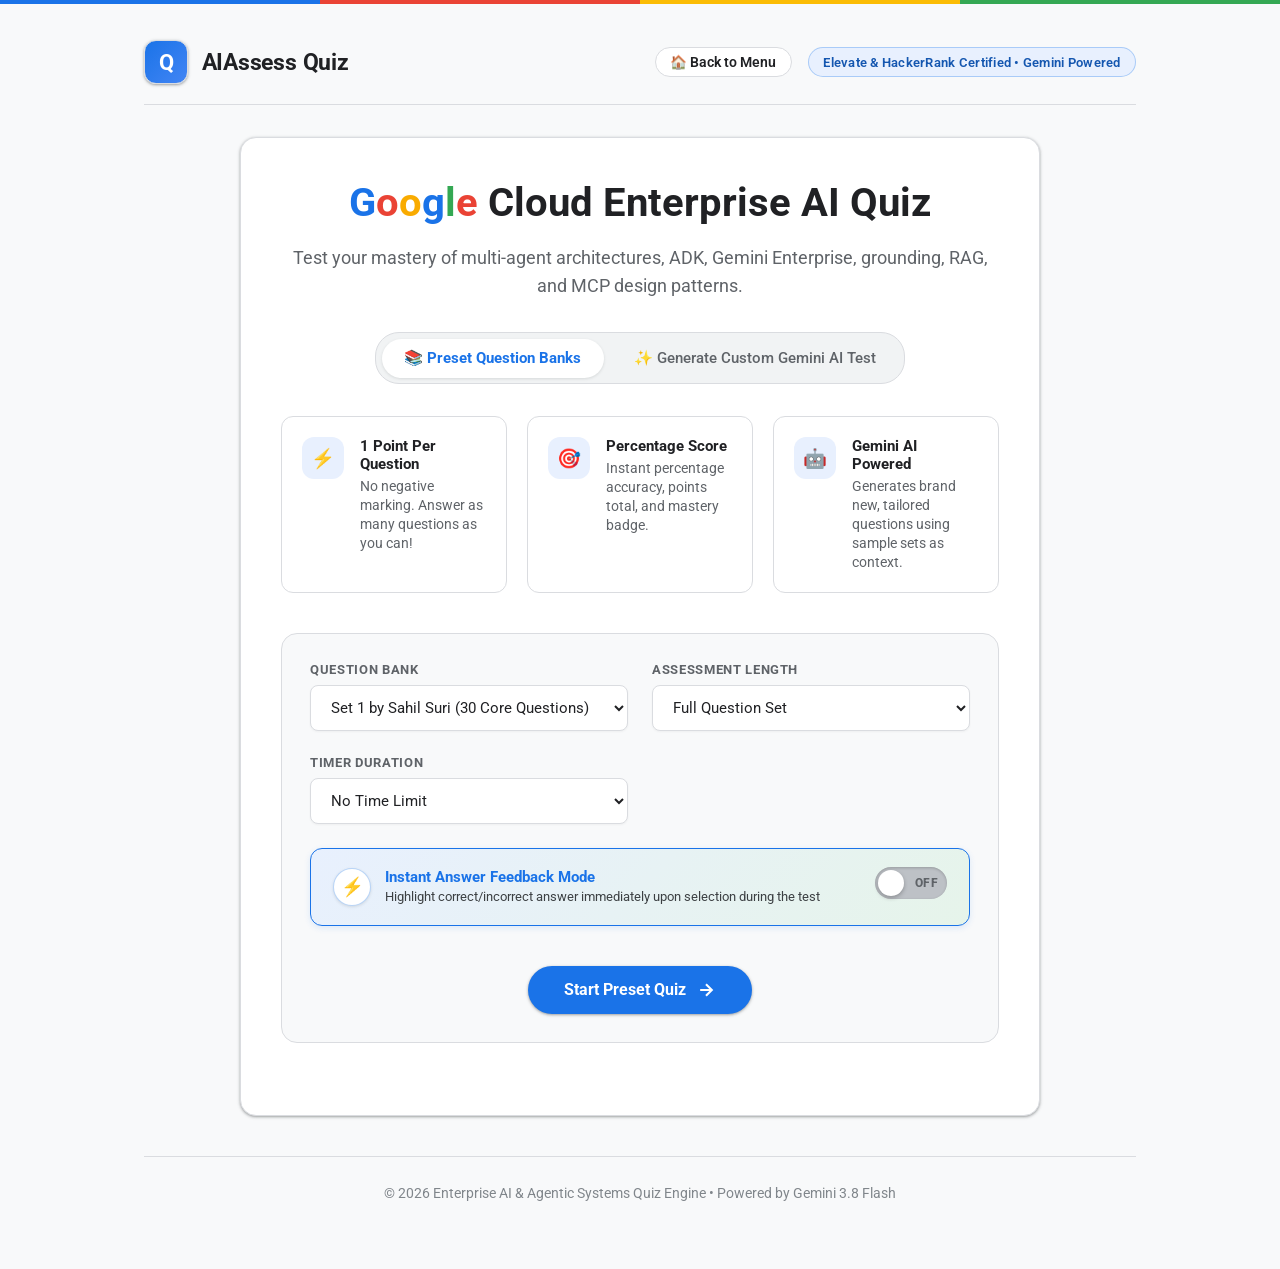
<file: index.html>
<!DOCTYPE html>
<html lang="en">
<head>
  <meta charset="UTF-8">
  <meta name="viewport" content="width=device-width, initial-scale=1.0">
  <meta name="description" content="Interactive Enterprise AI & Agentic Systems Assessment Quiz powered by Gemini AI.">
  <title>Enterprise AI & Agentic Systems Assessment Quiz</title>
  <link rel="stylesheet" href="styles.css">
</head>
<body>

  <div class="app-container">
    <!-- Header -->
    <header class="app-header">
      <a href="#" class="logo-brand" id="logoLink">
        <div class="logo-icon">Q</div>
        <div class="logo-text">AIAssess Quiz</div>
      </a>
      <div style="display: flex; align-items: center; gap: 1rem;">
        <button id="headerHomeBtn" class="btn-secondary" style="padding: 0.4rem 0.9rem; font-size: 0.85rem; border-radius: var(--radius-pill); font-weight: 600;">
          🏠 Back to Menu
        </button>
        <div class="badge-tag">Elevate & HackerRank Certified • Gemini Powered</div>
      </div>
    </header>

    <!-- Welcome View -->
    <section id="welcomeView" class="view-section active">
      <div class="glass-card welcome-hero">
        <h1 class="hero-title">
          <span class="g-blue">G</span><span class="g-red">o</span><span class="g-yellow">o</span><span class="g-blue">g</span><span class="g-green">l</span><span class="g-red">e</span> Cloud Enterprise AI Quiz
        </h1>
        <p class="hero-subtitle">
          Test your mastery of multi-agent architectures, ADK, Gemini Enterprise, grounding, RAG, and MCP design patterns.
        </p>

        <!-- Mode Selector Tabs -->
        <div class="mode-tabs-container">
          <button id="tabPresets" class="mode-tab-btn active">📚 Preset Question Banks</button>
          <button id="tabGeminiAi" class="mode-tab-btn spark-tab">✨ Generate Custom Gemini AI Test</button>
        </div>

        <div class="quiz-info-grid">
          <div class="info-item">
            <div class="info-icon">⚡</div>
            <div class="info-content">
              <h4>1 Point Per Question</h4>
              <p>No negative marking. Answer as many questions as you can!</p>
            </div>
          </div>
          <div class="info-item">
            <div class="info-icon">🎯</div>
            <div class="info-content">
              <h4>Percentage Score</h4>
              <p>Instant percentage accuracy, points total, and mastery badge.</p>
            </div>
          </div>
          <div class="info-item">
            <div class="info-icon">🤖</div>
            <div class="info-content">
              <h4>Gemini AI Powered</h4>
              <p>Generates brand new, tailored questions using sample sets as context.</p>
            </div>
          </div>
        </div>

        <!-- Panel 1: Preset Banks -->
        <div id="panelPresets" class="config-panel">
          <div class="config-group">
            <label for="questionSetSelect">Question Bank</label>
            <select id="questionSetSelect" class="custom-select">
              <option value="set1">Set 1 by Sahil Suri (30 Core Questions)</option>
              <option value="set2">Set 2 by Tobi Kaymak (30 Scenario Questions)</option>
              <option value="combined">Combined Master Pool (60 Questions)</option>
            </select>
          </div>

          <div class="config-group">
            <label for="quizModeSelect">Assessment Length</label>
            <select id="quizModeSelect" class="custom-select">
              <option value="all">Full Question Set</option>
              <option value="random15">Standard Quiz (15 Questions)</option>
              <option value="random10">Quick Sprint (10 Questions)</option>
            </select>
          </div>

          <div class="config-group">
            <label for="timerSelect">Timer Duration</label>
            <select id="timerSelect" class="custom-select">
              <option value="none">No Time Limit</option>
              <option value="600">10 Minutes</option>
              <option value="900">15 Minutes</option>
              <option value="1800">30 Minutes</option>
            </select>
          </div>

          <div class="config-group feedback-highlight-card" style="grid-column: 1 / -1;">
            <div class="toggle-card-content">
              <div class="toggle-card-title">
                <span class="toggle-icon">⚡</span>
                <div class="toggle-text-block">
                  <strong>Instant Answer Feedback Mode</strong>
                  <p>Highlight correct/incorrect answer immediately upon selection during the test</p>
                </div>
              </div>
              <label class="toggle-setting">
                <input type="checkbox" id="feedbackToggle" style="display:none;">
                <span class="toggle-switch-badge">
                  <span class="badge-knob"></span>
                  <span class="badge-text text-off">OFF</span>
                  <span class="badge-text text-on">ON</span>
                </span>
              </label>
            </div>
          </div>

          <div style="grid-column: 1 / -1; margin-top: 1rem; text-align: center;">
            <button id="startQuizBtn" class="btn-primary">
              Start Preset Quiz
              <svg width="20" height="20" viewBox="0 0 24 24" fill="none" stroke="currentColor" stroke-width="2.5"><path d="M5 12h14M12 5l7 7-7 7"/></svg>
            </button>
          </div>
        </div>

        <!-- Panel 2: Gemini AI Generator -->
        <div id="panelGeminiAi" class="config-panel" style="display: none; border-color: rgba(99, 102, 241, 0.4); background: rgba(99, 102, 241, 0.05);">
          <div class="config-group">
            <label for="aiCountSelect">Questions to Generate</label>
            <select id="aiCountSelect" class="custom-select">
              <option value="5">5 AI Questions (Fast Test)</option>
              <option value="10" selected>10 AI Questions (Standard)</option>
              <option value="15">15 AI Questions (Deep Dive)</option>
            </select>
          </div>

          <div class="config-group">
            <label for="aiTopicSelect">Topic Focus</label>
            <select id="aiTopicSelect" class="custom-select">
              <option value="Mixed Architecture">Mixed / Comprehensive (All Topics)</option>
              <option value="Multi-Agent & ADK Architecture">Multi-Agent & ADK Architecture</option>
              <option value="Grounding, RAG & BigQuery NL2SQL">Grounding, RAG & BigQuery NL2SQL</option>
              <option value="MCP & Tool Calling">MCP (Model Context Protocol) & Tools</option>
              <option value="Enterprise Security & VPC">Enterprise Security & VPC Governance</option>
            </select>
          </div>

          <div class="config-group">
            <label for="aiDifficultySelect">Question Style</label>
            <select id="aiDifficultySelect" class="custom-select">
              <option value="Scenario-based">Scenario-based Enterprise Case Studies</option>
              <option value="Standard Conceptual">Standard Architectural Concepts</option>
              <option value="Challenging Deep Dive">Challenging / Advanced Deep Dive</option>
            </select>
          </div>

          <div class="config-group feedback-highlight-card" style="grid-column: 1 / -1;">
            <div class="toggle-card-content">
              <div class="toggle-card-title">
                <span class="toggle-icon">✨</span>
                <div class="toggle-text-block">
                  <strong>Instant Answer Feedback Mode</strong>
                  <p>Highlight correct/incorrect answer immediately upon selection during the test</p>
                </div>
              </div>
              <label class="toggle-setting">
                <input type="checkbox" id="aiFeedbackToggle" style="display:none;">
                <span class="toggle-switch-badge">
                  <span class="badge-knob"></span>
                  <span class="badge-text text-off">OFF</span>
                  <span class="badge-text text-on">ON</span>
                </span>
              </label>
            </div>
          </div>

          <div style="grid-column: 1 / -1; margin-top: 1rem; text-align: center;">
            <button id="generateAiQuizBtn" class="btn-primary" style="font-size: 1.15rem; padding: 1rem 2.5rem;">
              ✨ Start AI Test
            </button>
            <p style="margin-top: 0.75rem; font-size: 0.85rem; color: var(--text-secondary); font-weight: 500;">
              Uses <strong>Set 1 by Sahil Suri</strong> & <strong>Set 2 by Tobi Kaymak</strong> sample sets as context for Gemini to create new questions.
            </p>
          </div>
        </div>

      </div>
    </section>

    <!-- AI Generating Modal -->
    <div id="aiLoadingModal" class="modal-overlay" style="display: none;">
      <div class="modal-glass-card">
        <div class="ai-spinner"></div>
        <h2 class="modal-title">Gemini 3.8 Flash at Work...</h2>
        <p id="aiLoadingStatus" class="modal-status">Analyzing sample question sets and synthesizing new scenario questions...</p>
        <div class="progress-container" style="margin-top: 1.5rem; height: 6px;">
          <div id="aiProgressFill" class="progress-fill" style="width: 30%; animation: pulse 1.5s infinite alternate;"></div>
        </div>
      </div>
    </div>

    <!-- Quiz View -->
    <section id="quizView" class="view-section">
      <div class="glass-card">
        <!-- Header Bar -->
        <div class="quiz-header-bar">
          <button id="exitQuizBtn" class="btn-secondary" style="padding: 0.45rem 0.9rem; font-size: 0.85rem; font-weight: 600;">
            ← Exit to Home
          </button>
          <div class="progress-info">
            <div id="questionCounter" class="question-counter">Question <span>1</span> of 30</div>
            <div id="timerPill" class="timer-pill" style="display:none;">
              <svg width="16" height="16" viewBox="0 0 24 24" fill="none" stroke="currentColor" stroke-width="2"><circle cx="12" cy="12" r="10"/><polyline points="12 6 12 12 16 14"/></svg>
              <span id="timerDisplay">15:00</span>
            </div>
          </div>
          <button id="flagBtn" class="btn-flag">☆ Flag Question</button>
        </div>

        <!-- Progress Bar -->
        <div class="progress-container">
          <div id="progressFill" class="progress-fill"></div>
        </div>

        <!-- Question Navigation Dots -->
        <div id="navDotsContainer" class="nav-dots-container"></div>

        <!-- Question Body -->
        <div class="question-card">
          <div id="moduleBadge" style="font-size: 0.8rem; font-weight: 700; color: var(--accent-cyan); text-transform: uppercase; margin-bottom: 0.5rem; display: none;"></div>
          <div id="questionText" class="question-text">Loading question...</div>
          <div id="optionsGrid" class="options-grid"></div>
        </div>

        <!-- Action Footer -->
        <div class="quiz-actions">
          <button id="prevBtn" class="btn-secondary">
            <svg width="18" height="18" viewBox="0 0 24 24" fill="none" stroke="currentColor" stroke-width="2"><path d="M19 12H5M12 19l-7-7 7-7"/></svg>
            Previous
          </button>
          
          <div style="display: flex; gap: 0.75rem;">
            <button id="nextBtn" class="btn-primary" style="padding: 0.85rem 1.75rem;">
              Next Question
              <svg width="18" height="18" viewBox="0 0 24 24" fill="none" stroke="currentColor" stroke-width="2"><path d="M5 12h14M12 5l7 7-7 7"/></svg>
            </button>
            <button id="submitBtn" class="btn-primary" style="display:none; background: var(--gradient-success); padding: 0.85rem 1.75rem;">
              Submit Quiz
              <svg width="18" height="18" viewBox="0 0 24 24" fill="none" stroke="currentColor" stroke-width="2"><path d="M22 11.08V12a10 10 0 1 1-5.93-9.14"/><polyline points="22 4 12 14.01 9 11.01"/></svg>
            </button>
          </div>
        </div>
      </div>
    </section>

    <!-- Results View -->
    <section id="resultsView" class="view-section">
      <div class="glass-card">
        <div class="results-header">
          <div class="score-display-container">
            <div class="circle-gauge">
              <svg viewBox="0 0 200 200">
                <defs>
                  <linearGradient id="gaugeGradient" x1="0%" y1="0%" x2="100%" y2="100%">
                    <stop offset="0%" stop-color="#06B6D4" />
                    <stop offset="50%" stop-color="#6366F1" />
                    <stop offset="100%" stop-color="#EC4899" />
                  </linearGradient>
                </defs>
                <circle class="circle-bg" cx="100" cy="100" r="90" />
                <circle id="gaugeProgress" class="circle-progress" cx="100" cy="100" r="90" />
              </svg>
              <div class="gauge-content">
                <div id="percentageDisplay" class="percentage-val">0%</div>
                <div class="percentage-label">Percentage Score</div>
              </div>
            </div>

            <div id="resultsBadge" class="results-badge">Assessment Complete</div>
            <p id="scoreBreakdownText" class="results-subtitle">You scored 0 out of 30 points (0% accuracy).</p>
          </div>
        </div>

        <!-- Metrics Cards -->
        <div class="metrics-grid">
          <div class="metric-card">
            <div id="metricTotalScore" class="metric-val">0 / 30</div>
            <div class="metric-label">Total Points (1 pt/Q)</div>
          </div>
          <div class="metric-card">
            <div id="metricPercentage" class="metric-val">0%</div>
            <div class="metric-label">Score Percentage</div>
          </div>
          <div class="metric-card">
            <div id="metricCorrect" class="metric-val" style="color: var(--color-success);">0</div>
            <div class="metric-label">Correct Answers</div>
          </div>
          <div class="metric-card">
            <div id="metricIncorrect" class="metric-val" style="color: var(--color-danger);">0</div>
            <div class="metric-label">Incorrect / Skipped</div>
          </div>
          <div class="metric-card">
            <div id="metricTime" class="metric-val">0m 0s</div>
            <div class="metric-label">Time Elapsed</div>
          </div>
        </div>

        <!-- Action Bar -->
        <div style="text-align: center; margin-bottom: 2rem; display: flex; justify-content: center; gap: 1rem; flex-wrap: wrap;">
          <button id="retakeBtn" class="btn-primary">
            <svg width="20" height="20" viewBox="0 0 24 24" fill="none" stroke="currentColor" stroke-width="2"><polyline points="23 4 23 10 17 10"/><path d="M20.49 15a9 9 0 1 1-2.12-9.36L23 10"/></svg>
            Retake Quiz
          </button>
          <button id="resultsHomeBtn" class="btn-secondary" style="border: 1.5px solid var(--google-blue); color: var(--google-blue); font-weight: 700;">
            🏠 Back to Main Menu
          </button>
        </div>

        <!-- Review Section -->
        <div class="review-section">
          <div class="review-header">
            <div class="review-title">Detailed Question Review & Explanations</div>
            <div class="filter-tabs">
              <button class="filter-tab active" data-filter="all">All</button>
              <button class="filter-tab" data-filter="correct">Correct</button>
              <button class="filter-tab" data-filter="incorrect">Incorrect</button>
              <button class="filter-tab" data-filter="unanswered">Unanswered</button>
            </div>
          </div>

          <div id="reviewList" class="review-list"></div>
        </div>
      </div>
    </section>

    <!-- Footer -->
    <footer class="app-footer">
      &copy; 2026 Enterprise AI & Agentic Systems Quiz Engine • Powered by Gemini 3.8 Flash
    </footer>
  </div>

  <script src="questions.js"></script>
  <script src="app.js"></script>
</body>
</html>
</file>
<file: styles.css>
/* Google Material Design / Clean White Theme & Official Brand Colors */
@import url('https://fonts.googleapis.com/css2?family=Google+Sans:wght@400;500;700&family=Roboto:wght@400;500;700&display=swap');

:root {
  /* Google Official Core Colors */
  --google-blue: #1A73E8;
  --google-blue-hover: #1557B0;
  --google-blue-bg: #E8F0FE;
  
  --google-red: #EA4335;
  --google-red-bg: #FCE8E6;
  
  --google-yellow: #FBBC04;
  --google-yellow-dark: #F9AB00;
  --google-yellow-bg: #FEF7E0;
  
  --google-green: #34A853;
  --google-green-dark: #1E8E3E;
  --google-green-bg: #E6F4EA;

  /* Surface & Neutral Colors */
  --bg-primary: #F8F9FA;
  --bg-surface: #FFFFFF;
  --bg-secondary: #F1F3F4;
  --bg-hover: #E8EAED;

  --border-light: #DADCE0;
  --border-subtle: #E8EAED;

  --text-primary: #202124;
  --text-secondary: #5F6368;
  --text-muted: #80868B;

  --radius-sm: 8px;
  --radius-md: 12px;
  --radius-lg: 16px;
  --radius-pill: 24px;

  --shadow-elevation-1: 0 1px 2px 0 rgba(60,64,67,0.3), 0 1px 3px 1px rgba(60,64,67,0.15);
  --shadow-elevation-2: 0 1px 3px 0 rgba(60,64,67,0.3), 0 4px 8px 3px rgba(60,64,67,0.15);
  --shadow-elevation-3: 0 4px 12px 0 rgba(60,64,67,0.15), 0 8px 24px 3px rgba(60,64,67,0.1);

  --font-heading: 'Google Sans', 'Roboto', sans-serif;
  --font-body: 'Roboto', 'Google Sans', sans-serif;
}

* {
  box-sizing: border-box;
  margin: 0;
  padding: 0;
}

body {
  font-family: var(--font-body);
  background-color: var(--bg-primary);
  color: var(--text-primary);
  min-height: 100vh;
  display: flex;
  flex-direction: column;
  overflow-x: hidden;
  position: relative;
}

/* Four-Color Top Bar Accent */
body::before {
  content: '';
  position: fixed;
  top: 0;
  left: 0;
  right: 0;
  height: 4px;
  background: linear-gradient(90deg, 
    var(--google-blue) 0%, var(--google-blue) 25%, 
    var(--google-red) 25%, var(--google-red) 50%, 
    var(--google-yellow) 50%, var(--google-yellow) 75%, 
    var(--google-green) 75%, var(--google-green) 100%);
  z-index: 1000;
}

.app-container {
  width: 100%;
  max-width: 1040px;
  margin: 0 auto;
  padding: 2.5rem 1.5rem;
  flex: 1;
  display: flex;
  flex-direction: column;
}

/* Header Bar */
.app-header {
  display: flex;
  justify-content: space-between;
  align-items: center;
  padding-bottom: 1.25rem;
  border-bottom: 1px solid var(--border-light);
  margin-bottom: 2rem;
}

.logo-brand {
  display: flex;
  align-items: center;
  gap: 0.85rem;
  text-decoration: none;
}

.logo-icon {
  width: 44px;
  height: 44px;
  background: var(--bg-surface);
  border-radius: var(--radius-md);
  display: flex;
  align-items: center;
  justify-content: center;
  box-shadow: var(--shadow-elevation-1);
  border: 1px solid var(--border-light);
  font-family: var(--font-heading);
  font-weight: 700;
  font-size: 1.4rem;
  background: linear-gradient(135deg, var(--google-blue) 0%, #4285F4 100%);
  color: white;
}

.logo-text {
  font-family: var(--font-heading);
  font-size: 1.45rem;
  font-weight: 700;
  color: var(--text-primary);
  letter-spacing: -0.01em;
}

.logo-text span {
  color: var(--google-blue);
}

.badge-tag {
  background: var(--google-blue-bg);
  border: 1px solid rgba(26, 115, 232, 0.3);
  color: var(--google-blue-hover);
  padding: 0.4rem 0.9rem;
  border-radius: var(--radius-pill);
  font-size: 0.82rem;
  font-weight: 600;
  letter-spacing: 0.02em;
}

/* White Card Surface */
.glass-card {
  background: var(--bg-surface);
  border: 1px solid var(--border-light);
  border-radius: var(--radius-lg);
  padding: 2.5rem;
  box-shadow: var(--shadow-elevation-1);
  position: relative;
  transition: box-shadow 0.25s ease;
}

.glass-card:hover {
  box-shadow: var(--shadow-elevation-2);
}

/* Views Management */
.view-section {
  display: none;
  animation: fadeIn 0.3s ease-out forwards;
}

.view-section.active {
  display: block;
}

@keyframes fadeIn {
  from { opacity: 0; transform: translateY(8px); }
  to { opacity: 1; transform: translateY(0); }
}

/* Welcome View */
.welcome-hero {
  text-align: center;
  max-width: 800px;
  margin: 0 auto;
}

.hero-title {
  font-family: var(--font-heading);
  font-size: 2.5rem;
  font-weight: 700;
  line-height: 1.25;
  margin-bottom: 1rem;
  color: var(--text-primary);
}

/* Google 4-Color Styled Title */
.hero-title .g-blue { color: var(--google-blue); }
.hero-title .g-red { color: var(--google-red); }
.hero-title .g-yellow { color: var(--google-yellow-dark); }
.hero-title .g-green { color: var(--google-green); }

.hero-subtitle {
  color: var(--text-secondary);
  font-size: 1.1rem;
  line-height: 1.6;
  margin-bottom: 2rem;
}

/* Mode Tabs */
.mode-tabs-container {
  display: flex;
  justify-content: center;
  gap: 0.5rem;
  margin-bottom: 2rem;
  background: var(--bg-secondary);
  padding: 0.35rem;
  border-radius: var(--radius-pill);
  border: 1px solid var(--border-light);
  width: fit-content;
  margin-left: auto;
  margin-right: auto;
}

.mode-tab-btn {
  background: transparent;
  border: none;
  color: var(--text-secondary);
  padding: 0.65rem 1.4rem;
  border-radius: var(--radius-pill);
  font-family: var(--font-heading);
  font-weight: 500;
  font-size: 0.95rem;
  cursor: pointer;
  transition: all 0.2s ease;
}

.mode-tab-btn.active {
  background: var(--bg-surface);
  color: var(--google-blue);
  box-shadow: 0 1px 3px rgba(60,64,67,0.15);
  font-weight: 700;
}

.mode-tab-btn.spark-tab.active {
  background: var(--google-blue-bg);
  color: var(--google-blue-hover);
  border: 1px solid rgba(26, 115, 232, 0.4);
}

.quiz-info-grid {
  display: grid;
  grid-template-columns: repeat(auto-fit, minmax(220px, 1fr));
  gap: 1.25rem;
  margin-bottom: 2.5rem;
  text-align: left;
}

.info-item {
  background: var(--bg-surface);
  border: 1px solid var(--border-light);
  border-radius: var(--radius-md);
  padding: 1.25rem;
  display: flex;
  align-items: flex-start;
  gap: 1rem;
}

.info-icon {
  width: 42px;
  height: 42px;
  border-radius: var(--radius-md);
  background: var(--google-blue-bg);
  color: var(--google-blue);
  display: flex;
  align-items: center;
  justify-content: center;
  font-size: 1.2rem;
  flex-shrink: 0;
}

.info-content h4 {
  font-size: 0.95rem;
  font-weight: 700;
  margin-bottom: 0.25rem;
  color: var(--text-primary);
}

.info-content p {
  font-size: 0.85rem;
  color: var(--text-secondary);
  line-height: 1.4;
}

/* Config Controls Panel */
.config-panel {
  background: var(--bg-primary);
  border-radius: var(--radius-lg);
  border: 1px solid var(--border-light);
  padding: 1.75rem;
  margin-bottom: 2rem;
  display: grid;
  grid-template-columns: repeat(auto-fit, minmax(230px, 1fr));
  gap: 1.5rem;
  text-align: left;
}

.config-group label {
  display: block;
  font-size: 0.82rem;
  font-weight: 700;
  color: var(--text-secondary);
  margin-bottom: 0.5rem;
  text-transform: uppercase;
  letter-spacing: 0.05em;
}

.custom-select {
  width: 100%;
  background: var(--bg-surface);
  border: 1px solid var(--border-light);
  border-radius: var(--radius-sm);
  color: var(--text-primary);
  padding: 0.75rem 1rem;
  font-family: var(--font-body);
  font-size: 0.95rem;
  outline: none;
  transition: all 0.2s;
  box-shadow: 0 1px 2px rgba(60,64,67,0.05);
}

.custom-select:focus {
  border-color: var(--google-blue);
  box-shadow: 0 0 0 2px rgba(26, 115, 232, 0.2);
}

/* Highlighted Feature Toggle Card */
.feedback-highlight-card {
  background: linear-gradient(135deg, #E8F0FE 0%, #E6F4EA 100%) !important;
  border: 1.5px solid var(--google-blue) !important;
  border-radius: var(--radius-md) !important;
  padding: 1.1rem 1.4rem !important;
  box-shadow: 0 2px 6px rgba(26, 115, 232, 0.12) !important;
  transition: all 0.25s ease;
}

.feedback-highlight-card:hover {
  box-shadow: 0 4px 12px rgba(26, 115, 232, 0.2) !important;
  transform: translateY(-1px);
}

.toggle-card-content {
  display: flex;
  align-items: center;
  justify-content: space-between;
  gap: 1rem;
  width: 100%;
}

.toggle-card-title {
  display: flex;
  align-items: center;
  gap: 0.85rem;
}

.toggle-icon {
  width: 38px;
  height: 38px;
  border-radius: 50%;
  background: var(--bg-surface);
  border: 1px solid rgba(26, 115, 232, 0.3);
  display: flex;
  align-items: center;
  justify-content: center;
  font-size: 1.15rem;
  box-shadow: 0 1px 3px rgba(60,64,67,0.15);
  flex-shrink: 0;
}

.toggle-text-block strong {
  display: block;
  font-size: 0.95rem;
  color: #1A73E8;
  font-weight: 700;
  margin-bottom: 0.15rem;
}

.toggle-text-block p {
  font-size: 0.83rem;
  color: #3C4043;
  line-height: 1.35;
}

.toggle-setting {
  cursor: pointer;
  user-select: none;
}

/* Badge Style Toggle Switch */
.toggle-switch-badge {
  position: relative;
  display: inline-flex;
  align-items: center;
  justify-content: space-between;
  width: 72px;
  height: 32px;
  background: #BDC1C6;
  border-radius: var(--radius-pill);
  padding: 0 8px;
  cursor: pointer;
  transition: all 0.3s cubic-bezier(0.4, 0, 0.2, 1);
  box-shadow: inset 0 1px 3px rgba(0,0,0,0.2);
}

.badge-knob {
  position: absolute;
  top: 3px;
  left: 3px;
  width: 26px;
  height: 26px;
  background: white;
  border-radius: 50%;
  transition: transform 0.3s cubic-bezier(0.4, 0, 0.2, 1);
  box-shadow: 0 2px 4px rgba(0,0,0,0.25);
  z-index: 2;
}

.badge-text {
  font-family: var(--font-heading);
  font-size: 0.72rem;
  font-weight: 800;
  letter-spacing: 0.05em;
  z-index: 1;
  transition: opacity 0.2s;
}

.badge-text.text-off {
  color: #5F6368;
  margin-left: auto;
}

.badge-text.text-on {
  color: white;
  display: none;
  margin-right: auto;
}

/* Checked ON State */
input[type="checkbox"]:checked + .toggle-switch-badge {
  background: linear-gradient(135deg, var(--google-blue) 0%, var(--google-green) 100%);
  box-shadow: 0 0 12px rgba(52, 168, 83, 0.35);
}

input[type="checkbox"]:checked + .toggle-switch-badge .badge-knob {
  transform: translateX(40px);
}

input[type="checkbox"]:checked + .toggle-switch-badge .badge-text.text-off {
  display: none;
}

input[type="checkbox"]:checked + .toggle-switch-badge .badge-text.text-on {
  display: block;
}

/* Google Primary Button */
.btn-primary {
  background: var(--google-blue);
  color: white;
  border: none;
  padding: 0.9rem 2.25rem;
  border-radius: var(--radius-pill);
  font-family: var(--font-heading);
  font-weight: 700;
  font-size: 1rem;
  cursor: pointer;
  box-shadow: var(--shadow-elevation-1);
  transition: all 0.2s ease;
  display: inline-flex;
  align-items: center;
  gap: 0.65rem;
  text-decoration: none;
}

.btn-primary:hover {
  background: var(--google-blue-hover);
  box-shadow: var(--shadow-elevation-2);
  transform: translateY(-1px);
}

.btn-secondary {
  background: var(--bg-surface);
  color: var(--text-primary);
  border: 1px solid var(--border-light);
  padding: 0.8rem 1.6rem;
  border-radius: var(--radius-pill);
  font-family: var(--font-body);
  font-weight: 500;
  font-size: 0.95rem;
  cursor: pointer;
  transition: all 0.2s;
  display: inline-flex;
  align-items: center;
  gap: 0.5rem;
}

.btn-secondary:hover {
  background: var(--bg-hover);
  border-color: #BDC1C6;
}

/* Quiz View Interface */
.quiz-header-bar {
  display: flex;
  justify-content: space-between;
  align-items: center;
  margin-bottom: 1.25rem;
  gap: 1rem;
  flex-wrap: wrap;
}

.progress-info {
  display: flex;
  align-items: center;
  gap: 1rem;
}

.question-counter {
  font-family: var(--font-heading);
  font-size: 1.2rem;
  font-weight: 700;
  color: var(--text-primary);
}

.question-counter span {
  color: var(--google-blue);
}

.timer-pill {
  background: var(--bg-secondary);
  border: 1px solid var(--border-light);
  border-radius: var(--radius-pill);
  padding: 0.45rem 1rem;
  display: flex;
  align-items: center;
  gap: 0.5rem;
  font-family: var(--font-heading);
  font-weight: 600;
  font-size: 0.95rem;
  color: var(--text-primary);
}

.timer-pill.warning {
  border-color: var(--google-red);
  color: var(--google-red);
  background: var(--google-red-bg);
}

/* Progress Bar */
.progress-container {
  width: 100%;
  height: 6px;
  background: var(--bg-secondary);
  border-radius: 3px;
  margin-bottom: 1.75rem;
  overflow: hidden;
}

.progress-fill {
  height: 100%;
  width: 0%;
  background: var(--google-blue);
  border-radius: 3px;
  transition: width 0.3s ease;
}

/* Question Navigator Dots */
.nav-dots-container {
  display: flex;
  flex-wrap: wrap;
  gap: 0.4rem;
  margin-bottom: 1.75rem;
  background: var(--bg-primary);
  padding: 0.75rem;
  border-radius: var(--radius-md);
  border: 1px solid var(--border-light);
}

.dot-btn {
  width: 32px;
  height: 32px;
  border-radius: var(--radius-sm);
  background: var(--bg-surface);
  border: 1px solid var(--border-light);
  color: var(--text-secondary);
  font-size: 0.8rem;
  font-weight: 600;
  cursor: pointer;
  display: flex;
  align-items: center;
  justify-content: center;
  transition: all 0.2s;
}

.dot-btn:hover {
  border-color: var(--google-blue);
  color: var(--google-blue);
}

.dot-btn.active {
  background: var(--google-blue);
  color: white;
  border-color: var(--google-blue);
  box-shadow: 0 2px 4px rgba(26, 115, 232, 0.3);
}

.dot-btn.answered {
  background: var(--google-blue-bg);
  border-color: var(--google-blue);
  color: var(--google-blue);
}

.dot-btn.flagged {
  border-color: var(--google-yellow-dark);
  color: var(--google-yellow-dark);
  background: var(--google-yellow-bg);
}

/* Question Card */
.question-card {
  margin-bottom: 2rem;
}

.question-text {
  font-family: var(--font-heading);
  font-size: 1.3rem;
  font-weight: 700;
  line-height: 1.5;
  margin-bottom: 1.5rem;
  color: var(--text-primary);
}

.options-grid {
  display: flex;
  flex-direction: column;
  gap: 0.85rem;
}

.option-card {
  background: var(--bg-surface);
  border: 1px solid var(--border-light);
  border-radius: var(--radius-md);
  padding: 1rem 1.25rem;
  cursor: pointer;
  display: flex;
  align-items: center;
  gap: 1rem;
  transition: all 0.2s ease;
  position: relative;
  user-select: none;
}

.option-card:hover {
  background: var(--bg-primary);
  border-color: #BDC1C6;
  transform: translateX(3px);
}

.option-card.selected {
  background: var(--google-blue-bg);
  border-color: var(--google-blue);
  box-shadow: 0 0 0 1px var(--google-blue);
}

.option-card.correct-feedback {
  background: var(--google-green-bg) !important;
  border-color: var(--google-green) !important;
  color: var(--google-green-dark);
}

.option-card.incorrect-feedback {
  background: var(--google-red-bg) !important;
  border-color: var(--google-red) !important;
  color: var(--google-red);
}

.option-key {
  width: 32px;
  height: 32px;
  border-radius: var(--radius-sm);
  background: var(--bg-secondary);
  display: flex;
  align-items: center;
  justify-content: center;
  font-weight: 700;
  font-size: 0.85rem;
  color: var(--text-secondary);
  flex-shrink: 0;
  transition: all 0.2s;
}

.option-card.selected .option-key {
  background: var(--google-blue);
  color: white;
}

.option-text {
  font-size: 0.98rem;
  color: var(--text-primary);
  line-height: 1.45;
  flex: 1;
}

/* Action Controls */
.quiz-actions {
  display: flex;
  justify-content: space-between;
  align-items: center;
  gap: 1rem;
  margin-top: 2rem;
  padding-top: 1.5rem;
  border-top: 1px solid var(--border-light);
}

.btn-flag {
  background: var(--bg-surface);
  border: 1px solid var(--border-light);
  color: var(--text-secondary);
  padding: 0.6rem 1.2rem;
  border-radius: var(--radius-pill);
  cursor: pointer;
  font-size: 0.85rem;
  font-weight: 600;
  display: flex;
  align-items: center;
  gap: 0.5rem;
  transition: all 0.2s;
}

.btn-flag.flagged {
  border-color: var(--google-yellow-dark);
  color: var(--google-yellow-dark);
  background: var(--google-yellow-bg);
}

/* Results View */
.results-header {
  text-align: center;
  margin-bottom: 2rem;
}

.score-display-container {
  display: flex;
  flex-direction: column;
  align-items: center;
  justify-content: center;
  margin-bottom: 2rem;
}

/* Circle Gauge */
.circle-gauge {
  position: relative;
  width: 190px;
  height: 190px;
  margin-bottom: 1.25rem;
}

.circle-gauge svg {
  width: 100%;
  height: 100%;
  transform: rotate(-90deg);
}

.circle-bg {
  fill: none;
  stroke: var(--bg-secondary);
  stroke-width: 12;
}

.circle-progress {
  fill: none;
  stroke: var(--google-blue);
  stroke-width: 12;
  stroke-linecap: round;
  stroke-dasharray: 565;
  stroke-dashoffset: 565;
  transition: stroke-dashoffset 1.2s cubic-bezier(0.1, 0.8, 0.2, 1);
}

.gauge-content {
  position: absolute;
  top: 0;
  left: 0;
  width: 100%;
  height: 100%;
  display: flex;
  flex-direction: column;
  align-items: center;
  justify-content: center;
}

.percentage-val {
  font-family: var(--font-heading);
  font-size: 2.75rem;
  font-weight: 700;
  color: var(--text-primary);
  line-height: 1;
}

.percentage-label {
  font-size: 0.78rem;
  color: var(--text-secondary);
  text-transform: uppercase;
  letter-spacing: 0.08em;
  margin-top: 0.25rem;
  font-weight: 600;
}

.results-badge {
  font-family: var(--font-heading);
  font-size: 1.4rem;
  font-weight: 700;
  margin-bottom: 0.5rem;
}

.results-subtitle {
  color: var(--text-secondary);
  font-size: 1rem;
}

/* Metrics Cards */
.metrics-grid {
  display: grid;
  grid-template-columns: repeat(auto-fit, minmax(160px, 1fr));
  gap: 1.25rem;
  margin-bottom: 2.5rem;
}

.metric-card {
  background: var(--bg-surface);
  border: 1px solid var(--border-light);
  border-radius: var(--radius-md);
  padding: 1.25rem;
  text-align: center;
  box-shadow: 0 1px 2px rgba(60,64,67,0.05);
}

.metric-val {
  font-family: var(--font-heading);
  font-size: 1.75rem;
  font-weight: 700;
  margin-bottom: 0.25rem;
  color: var(--text-primary);
}

.metric-label {
  font-size: 0.78rem;
  color: var(--text-secondary);
  text-transform: uppercase;
  letter-spacing: 0.05em;
  font-weight: 600;
}

/* Review Section */
.review-section {
  margin-top: 2.5rem;
  padding-top: 2rem;
  border-top: 1px solid var(--border-light);
}

.review-header {
  display: flex;
  justify-content: space-between;
  align-items: center;
  margin-bottom: 1.5rem;
  flex-wrap: wrap;
  gap: 1rem;
}

.review-title {
  font-family: var(--font-heading);
  font-size: 1.3rem;
  font-weight: 700;
}

.filter-tabs {
  display: flex;
  gap: 0.35rem;
  background: var(--bg-secondary);
  padding: 0.25rem;
  border-radius: var(--radius-pill);
  border: 1px solid var(--border-light);
}

.filter-tab {
  background: transparent;
  border: none;
  color: var(--text-secondary);
  padding: 0.4rem 0.9rem;
  border-radius: var(--radius-pill);
  font-size: 0.8rem;
  font-weight: 600;
  cursor: pointer;
  transition: all 0.2s;
}

.filter-tab.active {
  background: var(--bg-surface);
  color: var(--google-blue);
  box-shadow: 0 1px 2px rgba(60,64,67,0.15);
}

.review-list {
  display: flex;
  flex-direction: column;
  gap: 1rem;
}

.review-card {
  background: var(--bg-surface);
  border: 1px solid var(--border-light);
  border-radius: var(--radius-md);
  padding: 1.25rem;
  box-shadow: 0 1px 2px rgba(60,64,67,0.05);
}

.review-card.correct {
  border-left: 4px solid var(--google-green);
}

.review-card.incorrect {
  border-left: 4px solid var(--google-red);
}

.review-card.unanswered {
  border-left: 4px solid var(--google-yellow-dark);
}

.review-card-header {
  display: flex;
  justify-content: space-between;
  margin-bottom: 0.75rem;
  font-size: 0.85rem;
  color: var(--text-muted);
}

.review-status-tag {
  font-weight: 700;
  font-size: 0.8rem;
  text-transform: uppercase;
  letter-spacing: 0.05em;
}

.status-correct { color: var(--google-green-dark); }
.status-incorrect { color: var(--google-red); }
.status-unanswered { color: var(--google-yellow-dark); }

.review-q-text {
  font-size: 1rem;
  font-weight: 700;
  margin-bottom: 1rem;
  color: var(--text-primary);
}

.review-ans-comparison {
  display: flex;
  flex-direction: column;
  gap: 0.5rem;
  font-size: 0.9rem;
  background: var(--bg-primary);
  padding: 0.85rem 1rem;
  border-radius: var(--radius-sm);
  border: 1px solid var(--border-light);
}

.ans-row {
  display: flex;
  align-items: center;
  gap: 0.5rem;
}

.ans-label {
  font-weight: 600;
  min-width: 110px;
  color: var(--text-secondary);
}

/* Modal Overlay */
.modal-overlay {
  position: fixed;
  top: 0;
  left: 0;
  right: 0;
  bottom: 0;
  background: rgba(32, 33, 36, 0.6);
  backdrop-filter: blur(4px);
  z-index: 1000;
  display: flex;
  align-items: center;
  justify-content: center;
  padding: 1.5rem;
}

.modal-glass-card {
  background: var(--bg-surface);
  border: 1px solid var(--border-light);
  border-radius: var(--radius-lg);
  padding: 3rem 2.5rem;
  text-align: center;
  max-width: 480px;
  width: 100%;
  box-shadow: var(--shadow-elevation-3);
}

.modal-title {
  font-family: var(--font-heading);
  font-size: 1.45rem;
  font-weight: 700;
  margin-top: 1.25rem;
  margin-bottom: 0.5rem;
  color: var(--text-primary);
}

.modal-status {
  color: var(--text-secondary);
  font-size: 0.92rem;
  line-height: 1.5;
}

.ai-spinner {
  width: 54px;
  height: 54px;
  border: 4px solid var(--bg-secondary);
  border-top-color: var(--google-blue);
  border-right-color: var(--google-red);
  border-bottom-color: var(--google-yellow);
  border-left-color: var(--google-green);
  border-radius: 50%;
  margin: 0 auto;
  animation: spin 0.9s linear infinite;
}

@keyframes spin {
  to { transform: rotate(360deg); }
}

/* Footer */
.app-footer {
  text-align: center;
  padding: 1.75rem;
  color: var(--text-muted);
  font-size: 0.85rem;
  border-top: 1px solid var(--border-light);
  margin-top: 2.5rem;
}

/* Responsive adjustments */
@media (max-width: 768px) {
  .app-container {
    padding: 1rem;
  }
  .glass-card {
    padding: 1.5rem;
  }
  .hero-title {
    font-size: 2rem;
  }
  .quiz-header-bar {
    flex-direction: column;
    align-items: flex-start;
  }
}
</file>
